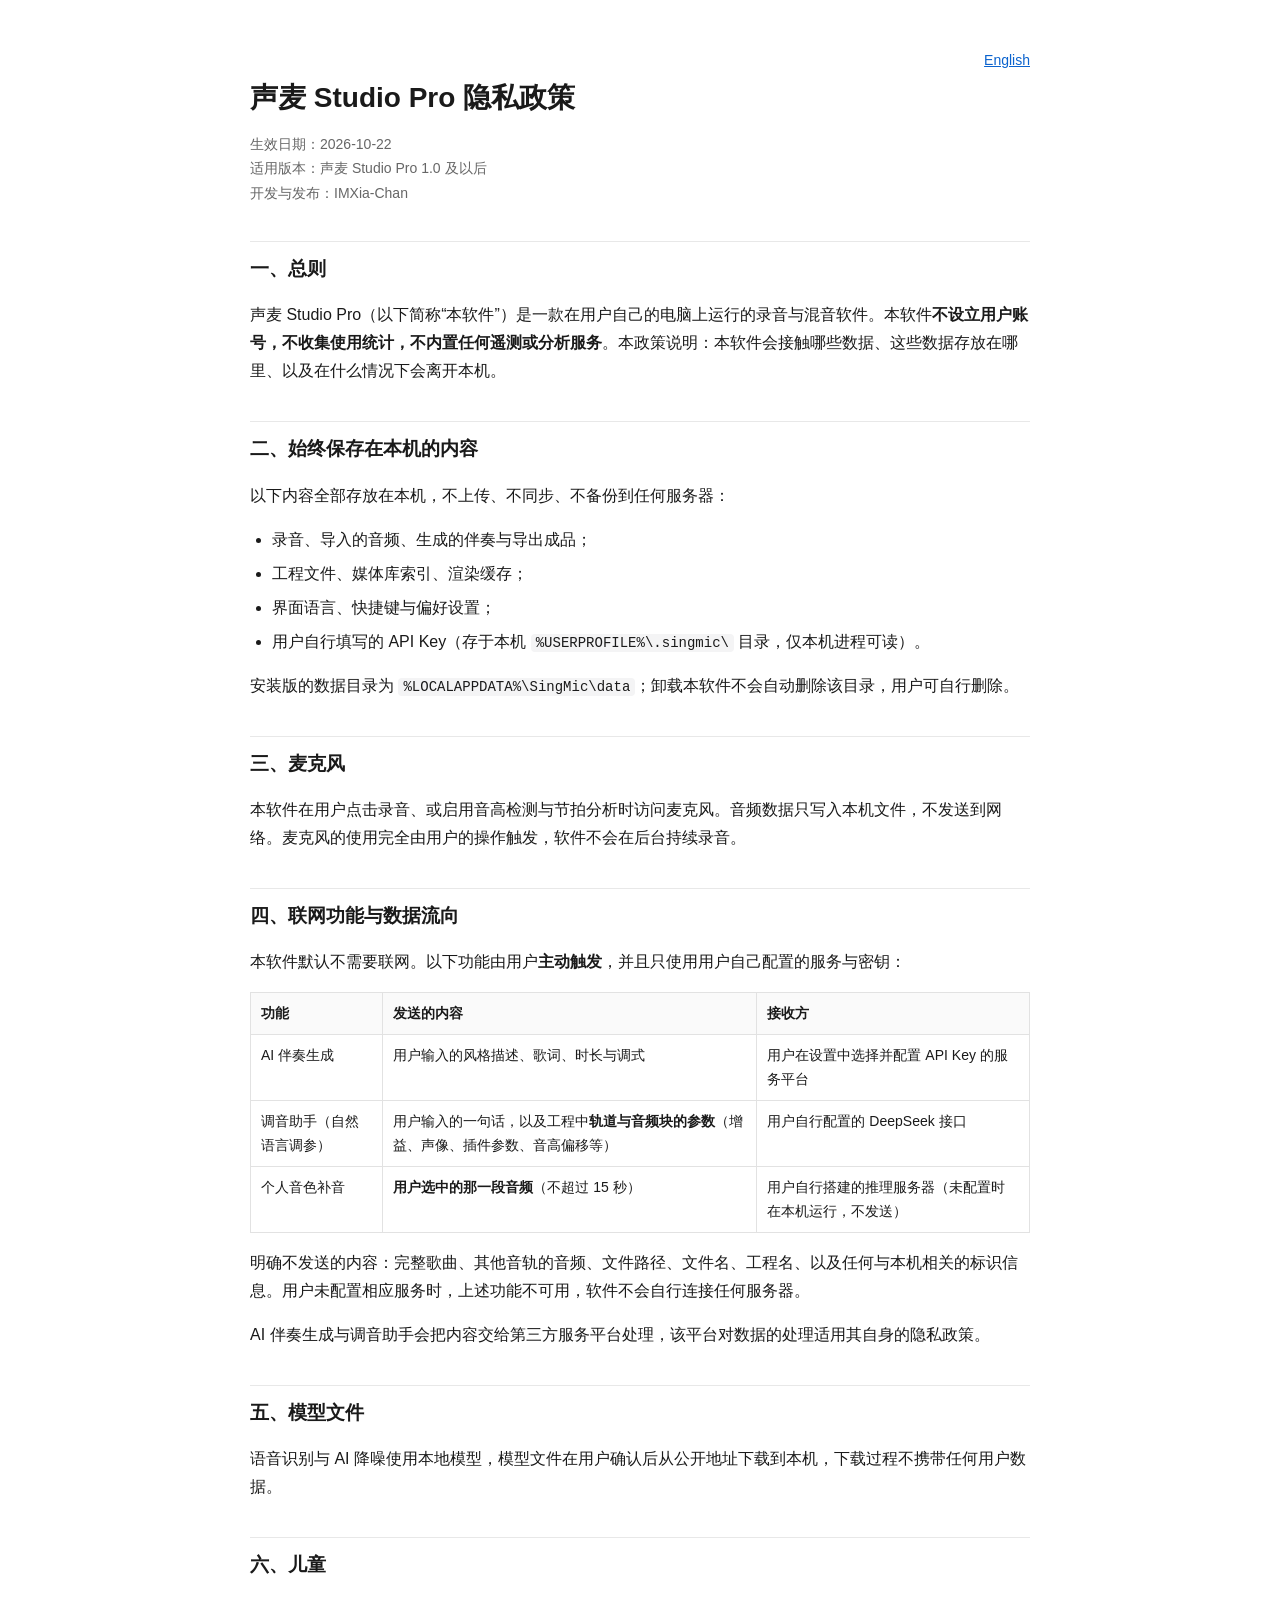
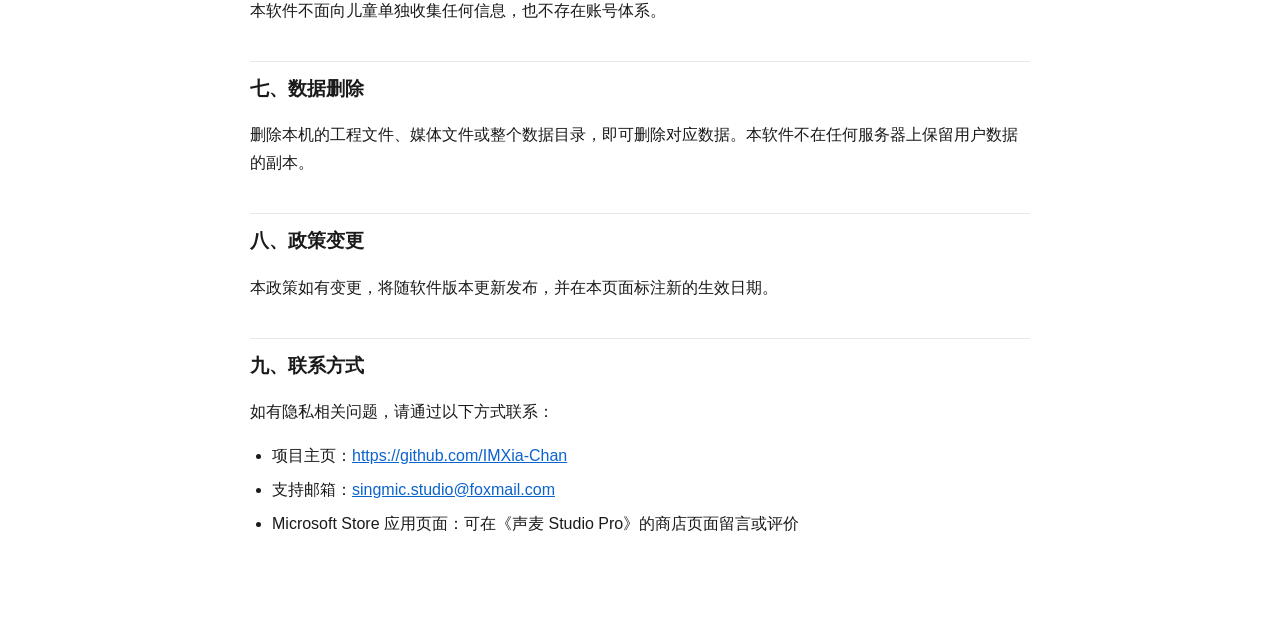
<file: docs/index.html>
<!DOCTYPE html>
<html lang="zh-CN">
<head>
<meta charset="utf-8">
<meta name="viewport" content="width=device-width, initial-scale=1">
<title>声麦 Studio Pro 隐私政策</title>
<style>
  :root { color-scheme: light dark; }
  body { margin: 0; font: 16px/1.75 -apple-system, "Segoe UI", "Microsoft YaHei", sans-serif;
         color: #1a1a1a; background: #fff; }
  main { max-width: 780px; margin: 0 auto; padding: 48px 24px 80px; }
  h1 { font-size: 28px; margin: 0 0 10px; }
  h2 { font-size: 19px; margin: 36px 0 12px; padding-top: 10px; border-top: 1px solid #e8e8e8; }
  .meta { color: #666; font-size: 14px; margin: 0 0 28px; }
  .meta span { display: block; }
  ul { padding-left: 22px; }
  li { margin: 6px 0; }
  code { background: #f4f4f5; padding: 1px 5px; border-radius: 4px; font-size: 14px; }
  table { border-collapse: collapse; width: 100%; margin: 14px 0; font-size: 14px; }
  th, td { border: 1px solid #e2e2e2; padding: 8px 10px; text-align: left; vertical-align: top; }
  th { background: #fafafa; font-weight: 600; }
  .lang { text-align: right; font-size: 14px; margin: 0; }
  a { color: #0b63ce; }
  @media (prefers-color-scheme: dark) {
    body { background: #111; color: #e6e6e6; }
    code { background: #222; } th { background: #191919; }
    th, td, h2 { border-color: #2a2a2a; } a { color: #6cb0ff; } .meta { color: #999; }
  }
</style>
</head>
<body>
<main>
<p class="lang"><a href="en.html">English</a></p>

<h1>声麦 Studio Pro 隐私政策</h1>
<p class="meta">
  <span>生效日期：2026-10-22</span>
  <span>适用版本：声麦 Studio Pro 1.0 及以后</span>
  <span>开发与发布：IMXia-Chan</span>
</p>

<h2>一、总则</h2>
<p>声麦 Studio Pro（以下简称“本软件”）是一款在用户自己的电脑上运行的录音与混音软件。本软件<strong>不设立用户账号，不收集使用统计，不内置任何遥测或分析服务</strong>。本政策说明：本软件会接触哪些数据、这些数据存放在哪里、以及在什么情况下会离开本机。</p>

<h2>二、始终保存在本机的内容</h2>
<p>以下内容全部存放在本机，不上传、不同步、不备份到任何服务器：</p>
<ul>
  <li>录音、导入的音频、生成的伴奏与导出成品；</li>
  <li>工程文件、媒体库索引、渲染缓存；</li>
  <li>界面语言、快捷键与偏好设置；</li>
  <li>用户自行填写的 API Key（存于本机 <code>%USERPROFILE%\.singmic\</code> 目录，仅本机进程可读）。</li>
</ul>
<p>安装版的数据目录为 <code>%LOCALAPPDATA%\SingMic\data</code>；卸载本软件不会自动删除该目录，用户可自行删除。</p>

<h2>三、麦克风</h2>
<p>本软件在用户点击录音、或启用音高检测与节拍分析时访问麦克风。音频数据只写入本机文件，不发送到网络。麦克风的使用完全由用户的操作触发，软件不会在后台持续录音。</p>

<h2>四、联网功能与数据流向</h2>
<p>本软件默认不需要联网。以下功能由用户<strong>主动触发</strong>，并且只使用用户自己配置的服务与密钥：</p>
<table>
  <thead><tr><th>功能</th><th>发送的内容</th><th>接收方</th></tr></thead>
  <tbody>
    <tr><td>AI 伴奏生成</td><td>用户输入的风格描述、歌词、时长与调式</td><td>用户在设置中选择并配置 API Key 的服务平台</td></tr>
    <tr><td>调音助手（自然语言调参）</td><td>用户输入的一句话，以及工程中<strong>轨道与音频块的参数</strong>（增益、声像、插件参数、音高偏移等）</td><td>用户自行配置的 DeepSeek 接口</td></tr>
    <tr><td>个人音色补音</td><td><strong>用户选中的那一段音频</strong>（不超过 15 秒）</td><td>用户自行搭建的推理服务器（未配置时在本机运行，不发送）</td></tr>
  </tbody>
</table>
<p>明确不发送的内容：完整歌曲、其他音轨的音频、文件路径、文件名、工程名、以及任何与本机相关的标识信息。用户未配置相应服务时，上述功能不可用，软件不会自行连接任何服务器。</p>
<p>AI 伴奏生成与调音助手会把内容交给第三方服务平台处理，该平台对数据的处理适用其自身的隐私政策。</p>

<h2>五、模型文件</h2>
<p>语音识别与 AI 降噪使用本地模型，模型文件在用户确认后从公开地址下载到本机，下载过程不携带任何用户数据。</p>

<h2>六、儿童</h2>
<p>本软件不面向儿童单独收集任何信息，也不存在账号体系。</p>

<h2>七、数据删除</h2>
<p>删除本机的工程文件、媒体文件或整个数据目录，即可删除对应数据。本软件不在任何服务器上保留用户数据的副本。</p>

<h2>八、政策变更</h2>
<p>本政策如有变更，将随软件版本更新发布，并在本页面标注新的生效日期。</p>

<h2>九、联系方式</h2>
<p>如有隐私相关问题，请通过以下方式联系：</p>
<ul>
  <li>项目主页：<a href="https://github.com/IMXia-Chan">https://github.com/IMXia-Chan</a></li>
  <li>支持邮箱：<a href="mailto:singmic.studio@foxmail.com">singmic.studio@foxmail.com</a></li>
  <li>Microsoft Store 应用页面：可在《声麦 Studio Pro》的商店页面留言或评价</li>
</ul>

</main>
</body>
</html>
</file>
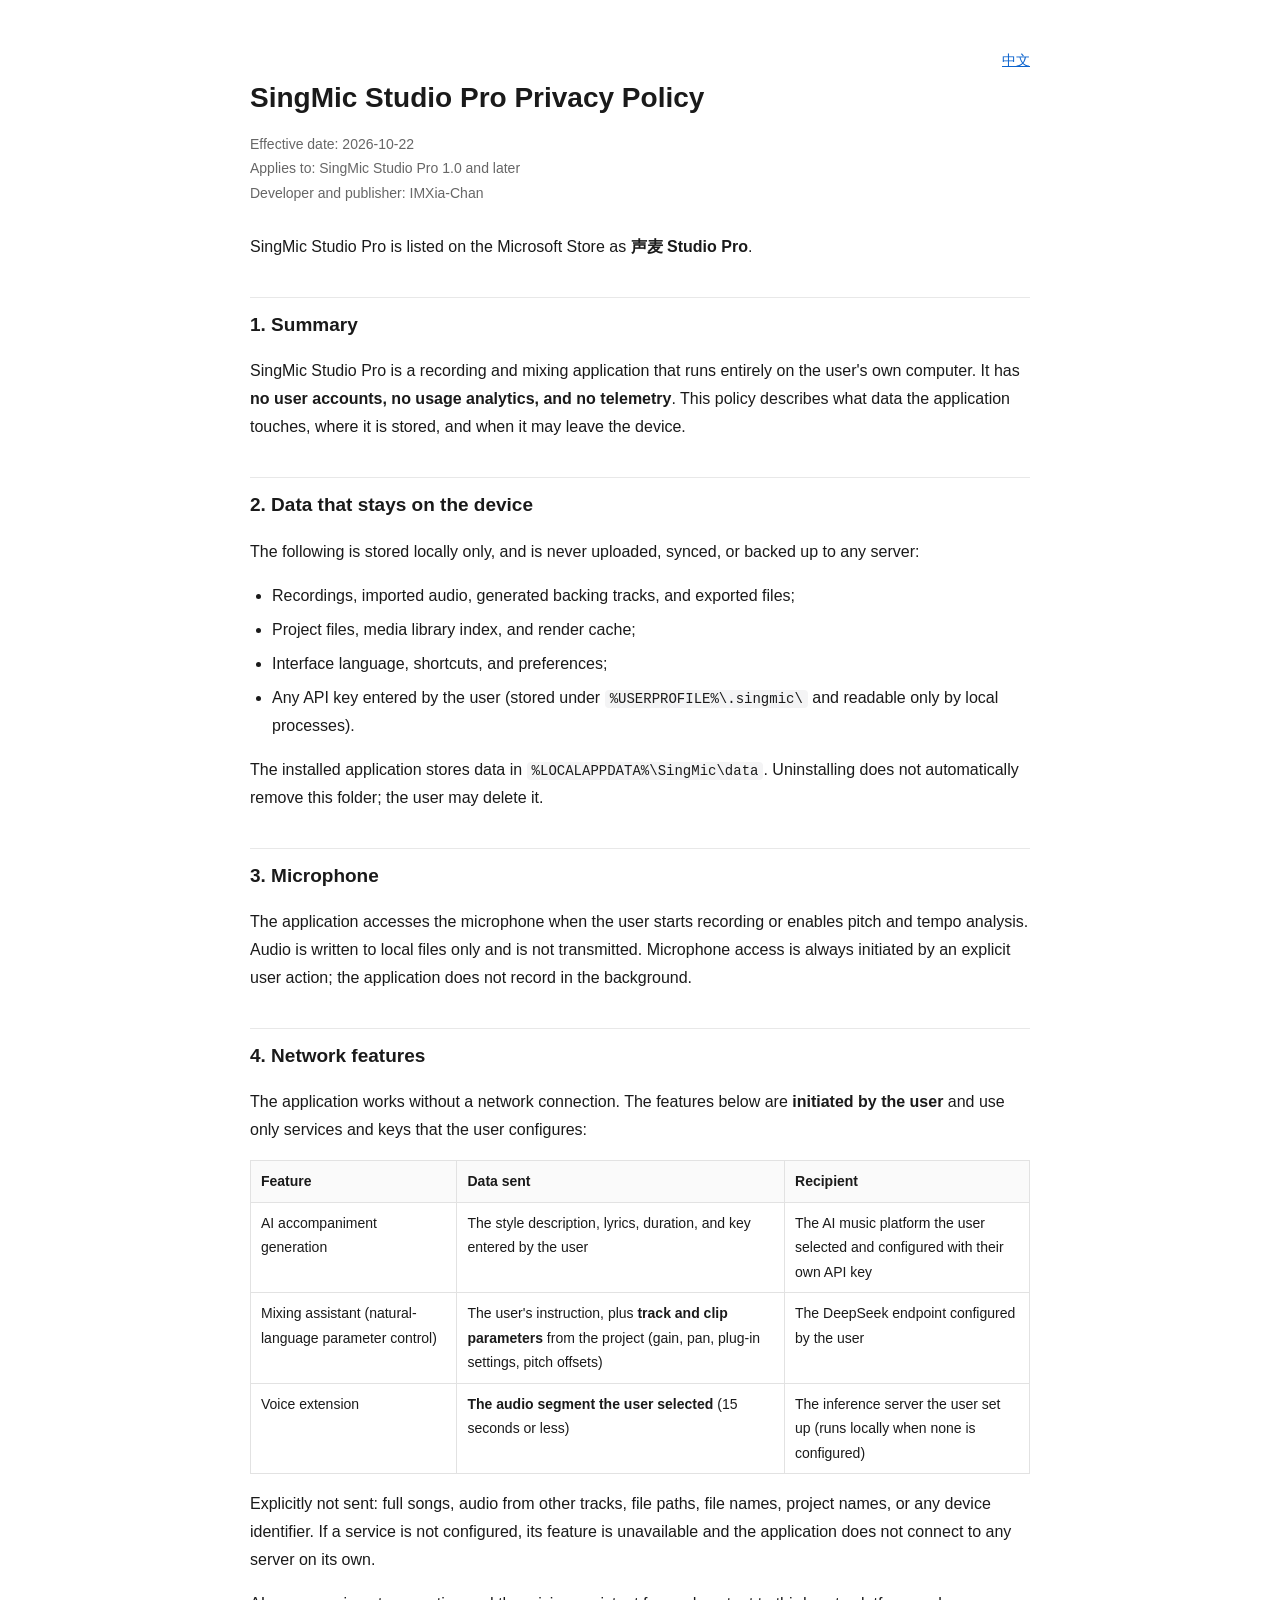
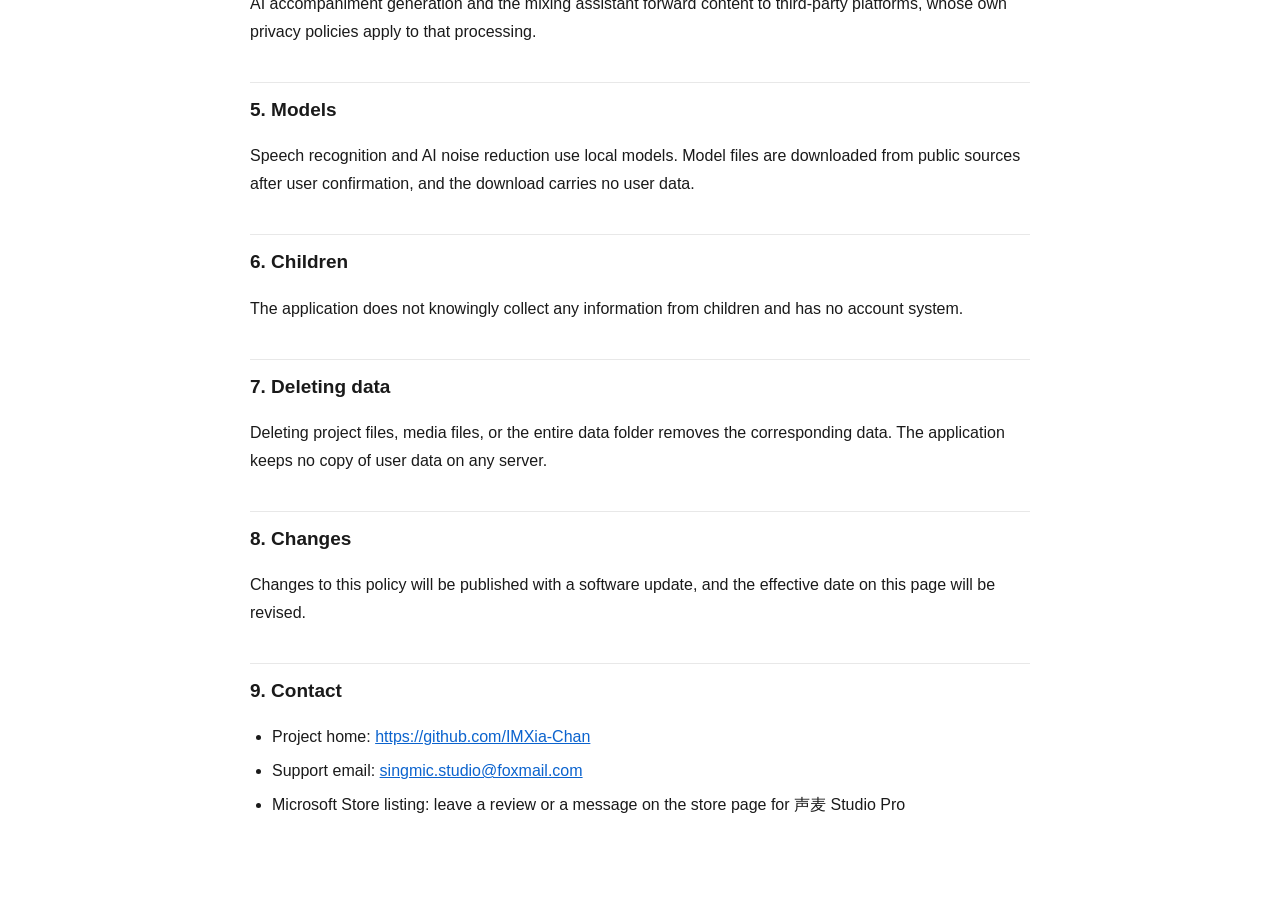
<file: docs/en.html>
<!DOCTYPE html>
<html lang="en">
<head>
<meta charset="utf-8">
<meta name="viewport" content="width=device-width, initial-scale=1">
<title>SingMic Studio Pro Privacy Policy</title>
<style>
  :root { color-scheme: light dark; }
  body { margin: 0; font: 16px/1.75 -apple-system, "Segoe UI", Helvetica, Arial, sans-serif;
         color: #1a1a1a; background: #fff; }
  main { max-width: 780px; margin: 0 auto; padding: 48px 24px 80px; }
  h1 { font-size: 28px; margin: 0 0 10px; }
  h2 { font-size: 19px; margin: 36px 0 12px; padding-top: 10px; border-top: 1px solid #e8e8e8; }
  .meta { color: #666; font-size: 14px; margin: 0 0 28px; }
  .meta span { display: block; }
  ul { padding-left: 22px; }
  li { margin: 6px 0; }
  code { background: #f4f4f5; padding: 1px 5px; border-radius: 4px; font-size: 14px; }
  table { border-collapse: collapse; width: 100%; margin: 14px 0; font-size: 14px; }
  th, td { border: 1px solid #e2e2e2; padding: 8px 10px; text-align: left; vertical-align: top; }
  th { background: #fafafa; font-weight: 600; }
  .lang { text-align: right; font-size: 14px; margin: 0; }
  a { color: #0b63ce; }
  @media (prefers-color-scheme: dark) {
    body { background: #111; color: #e6e6e6; }
    code { background: #222; } th { background: #191919; }
    th, td, h2 { border-color: #2a2a2a; } a { color: #6cb0ff; } .meta { color: #999; }
  }
</style>
</head>
<body>
<main>
<p class="lang"><a href="index.html">中文</a></p>

<h1>SingMic Studio Pro Privacy Policy</h1>
<p class="meta">
  <span>Effective date: 2026-10-22</span>
  <span>Applies to: SingMic Studio Pro 1.0 and later</span>
  <span>Developer and publisher: IMXia-Chan</span>
</p>
<p>SingMic Studio Pro is listed on the Microsoft Store as <strong>声麦 Studio Pro</strong>.</p>

<h2>1. Summary</h2>
<p>SingMic Studio Pro is a recording and mixing application that runs entirely on the user's own computer. It has <strong>no user accounts, no usage analytics, and no telemetry</strong>. This policy describes what data the application touches, where it is stored, and when it may leave the device.</p>

<h2>2. Data that stays on the device</h2>
<p>The following is stored locally only, and is never uploaded, synced, or backed up to any server:</p>
<ul>
  <li>Recordings, imported audio, generated backing tracks, and exported files;</li>
  <li>Project files, media library index, and render cache;</li>
  <li>Interface language, shortcuts, and preferences;</li>
  <li>Any API key entered by the user (stored under <code>%USERPROFILE%\.singmic\</code> and readable only by local processes).</li>
</ul>
<p>The installed application stores data in <code>%LOCALAPPDATA%\SingMic\data</code>. Uninstalling does not automatically remove this folder; the user may delete it.</p>

<h2>3. Microphone</h2>
<p>The application accesses the microphone when the user starts recording or enables pitch and tempo analysis. Audio is written to local files only and is not transmitted. Microphone access is always initiated by an explicit user action; the application does not record in the background.</p>

<h2>4. Network features</h2>
<p>The application works without a network connection. The features below are <strong>initiated by the user</strong> and use only services and keys that the user configures:</p>
<table>
  <thead><tr><th>Feature</th><th>Data sent</th><th>Recipient</th></tr></thead>
  <tbody>
    <tr><td>AI accompaniment generation</td><td>The style description, lyrics, duration, and key entered by the user</td><td>The AI music platform the user selected and configured with their own API key</td></tr>
    <tr><td>Mixing assistant (natural-language parameter control)</td><td>The user's instruction, plus <strong>track and clip parameters</strong> from the project (gain, pan, plug-in settings, pitch offsets)</td><td>The DeepSeek endpoint configured by the user</td></tr>
    <tr><td>Voice extension</td><td><strong>The audio segment the user selected</strong> (15 seconds or less)</td><td>The inference server the user set up (runs locally when none is configured)</td></tr>
  </tbody>
</table>
<p>Explicitly not sent: full songs, audio from other tracks, file paths, file names, project names, or any device identifier. If a service is not configured, its feature is unavailable and the application does not connect to any server on its own.</p>
<p>AI accompaniment generation and the mixing assistant forward content to third-party platforms, whose own privacy policies apply to that processing.</p>

<h2>5. Models</h2>
<p>Speech recognition and AI noise reduction use local models. Model files are downloaded from public sources after user confirmation, and the download carries no user data.</p>

<h2>6. Children</h2>
<p>The application does not knowingly collect any information from children and has no account system.</p>

<h2>7. Deleting data</h2>
<p>Deleting project files, media files, or the entire data folder removes the corresponding data. The application keeps no copy of user data on any server.</p>

<h2>8. Changes</h2>
<p>Changes to this policy will be published with a software update, and the effective date on this page will be revised.</p>

<h2>9. Contact</h2>
<ul>
  <li>Project home: <a href="https://github.com/IMXia-Chan">https://github.com/IMXia-Chan</a></li>
  <li>Support email: <a href="mailto:singmic.studio@foxmail.com">singmic.studio@foxmail.com</a></li>
  <li>Microsoft Store listing: leave a review or a message on the store page for 声麦 Studio Pro</li>
</ul>

</main>
</body>
</html>
</file>
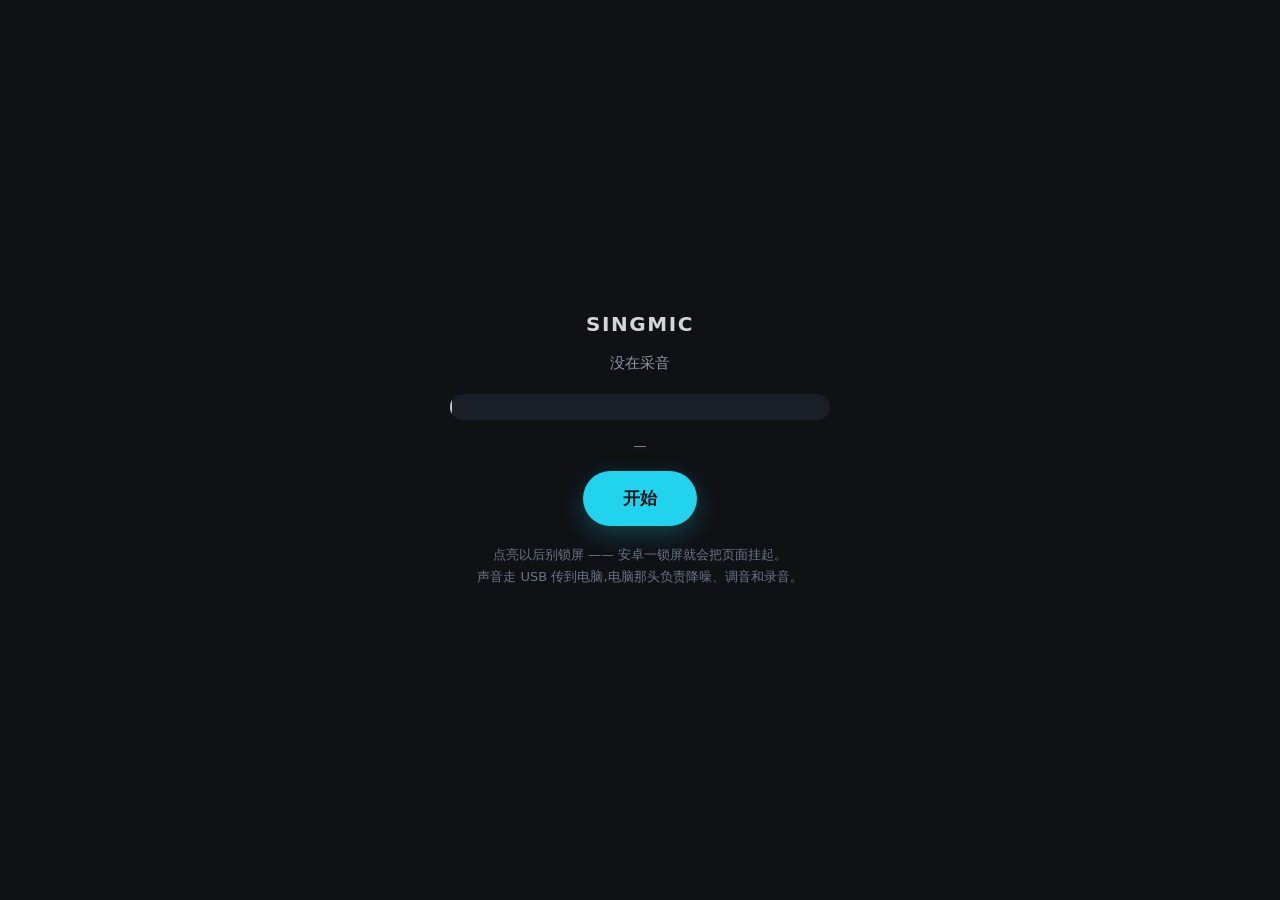
<file: web/phone.html>
<!DOCTYPE html>
<!--
  手机端 —— 打开就是麦克风。

  ★ 这里必须把浏览器自带的 AEC / 降噪 / 自动增益全关掉:
    它们是给「打电话」设计的,会把唱歌的动态压扁、把气声当成噪声削掉。
    关掉之后拿到的才是手机麦克风的原始声音,降噪我们自己在那头做。
-->
<html lang="zh-CN">
<head>
<meta charset="utf-8">
<meta name="viewport" content="width=device-width,initial-scale=1,maximum-scale=1,user-scalable=no,viewport-fit=cover">
<meta name="theme-color" content="#0f1115">
<title>SingMic · 手机麦克风</title>
<style>
  :root { color-scheme: dark; }
  * { box-sizing: border-box; }
  body {
    margin: 0; min-height: 100vh; display: flex; flex-direction: column;
    align-items: center; justify-content: center; gap: 18px; padding: 24px;
    background: #0f1115; color: #e8ecf1; font-family: system-ui, -apple-system, sans-serif;
    -webkit-user-select: none; user-select: none;
  }
  h1 { font-size: 20px; font-weight: 600; letter-spacing: .08em; margin: 0; opacity: .9; }
  #state { font-size: 15px; color: #8b95a5; min-height: 22px; }
  #state.ok { color: #4ade80; }
  #state.err { color: #f87171; }
  #meterBox {
    width: min(86vw, 380px); height: 26px; border-radius: 13px;
    background: #1a1f27; overflow: hidden; position: relative;
  }
  #meter {
    height: 100%; width: 0%; border-radius: 13px;
    background: linear-gradient(90deg, #22d3ee, #4ade80 60%, #fbbf24 85%, #f87171);
    transition: width 60ms linear;
  }
  #peak {
    position: absolute; top: 0; bottom: 0; width: 2px; background: #fff;
    opacity: .75; left: 0; transition: left 120ms ease-out;
  }
  button {
    font: inherit; font-size: 17px; font-weight: 600; padding: 16px 40px;
    border: 0; border-radius: 999px; color: #06121a; background: #22d3ee;
    box-shadow: 0 8px 24px rgba(34,211,238,.25);
  }
  button.stop { background: #f87171; color: #230808; box-shadow: 0 8px 24px rgba(248,113,113,.25); }
  button:disabled { opacity: .5; }
  #micRow { display: none; align-items: center; gap: 10px; font-size: 14px; color: #8b95a5; }
  #micSel {
    font: inherit; font-size: 14px; max-width: 62vw; padding: 8px 12px;
    border-radius: 10px; border: 1px solid #2a313c; background: #1a1f27; color: #e8ecf1;
  }
  .hint { font-size: 13px; line-height: 1.7; color: #6b7686; text-align: center; max-width: 340px; margin: 0; }
  .db { font-variant-numeric: tabular-nums; font-size: 13px; color: #8b95a5; }
</style>
</head>
<body>
  <h1>SINGMIC</h1>
  <div id="state">没在采音</div>

  <div id="meterBox"><div id="meter"></div><div id="peak"></div></div>
  <div class="db" id="db">—</div>

  <button id="btn">开始</button>

  <!-- ★ 安卓机常常不止一支麦克风(底部/顶部),浏览器默认选哪支我们管不了。
       选错了会明显发闷、像电话 —— 这里可以自己换一支试试。 -->
  <label id="micRow"><span>麦克风</span><select id="micSel"></select></label>

  <p class="hint">
    点亮以后别锁屏 —— 安卓一锁屏就会把页面挂起。<br>
    声音走 USB 传到电脑,电脑那头负责降噪、调音和录音。
  </p>

<script>
"use strict";

const btn = document.getElementById('btn');
const stateEl = document.getElementById('state');
const meterEl = document.getElementById('meter');
const peakEl = document.getElementById('peak');
const dbEl = document.getElementById('db');

let ws = null, ctx = null, stream = null, node = null, wakeLock = null;
let running = false;
let peakHold = 0, peakUntil = 0;
// ★ 记住上次选的那支麦。换手机/换浏览器的 deviceId 会变,所以只当提示用。
let micId = '';
try { micId = localStorage.getItem('singmicMic') || ''; } catch (e) {}

// ★ 必须在 AudioWorklet 里取原始采样。ScriptProcessor 早就废了,
//   而且它的块大小和线程模型都会把延迟拖到几百毫秒。
const WORKLET = `
class Cap extends AudioWorkletProcessor {
  constructor() {
    super();
    // ★ 5ms @ 48k。以前是 960(20ms)—— 每包多等 10ms,耳返就多 10ms 延迟,
    //   而 USB 传 5ms 一包毫无压力。这一条是延迟账里最便宜的一刀。
    this.buf = new Float32Array(240);
    this.n = 0;
  }
  process(inputs) {
    const ch = inputs[0] && inputs[0][0];
    if (!ch) return true;
    for (let i = 0; i < ch.length; i++) {
      this.buf[this.n++] = ch[i];
      if (this.n >= this.buf.length) {
        this.port.postMessage(this.buf.slice(0));
        this.n = 0;
      }
    }
    return true;
  }
}
registerProcessor('cap', Cap);
`;

function setState(text, cls) {
  stateEl.textContent = text;
  stateEl.className = cls || '';
}

// ★ 发 float32,不再转 int16。
//   int16 一过就直接截到 16bit —— 源头就丢了,后面再怎么算都补不回来。
//   手机 USB 传 192KB/s 毫无压力。
function toF32(f) {
  return f.buffer.slice(f.byteOffset, f.byteOffset + f.byteLength);
}

function drawMeter(f) {
  let sum = 0, pk = 0;
  for (let i = 0; i < f.length; i++) {
    const v = f[i];
    sum += v * v;
    const a = v < 0 ? -v : v;
    if (a > pk) pk = a;
  }
  const rms = Math.sqrt(sum / f.length);
  // -60dB..0dB 映射到 0..100%
  const db = 20 * Math.log10(rms + 1e-9);
  const pct = Math.max(0, Math.min(100, (db + 60) / 60 * 100));
  meterEl.style.width = pct + '%';
  dbEl.textContent = db.toFixed(1) + ' dB';

  const now = performance.now();
  if (pk > peakHold) { peakHold = pk; peakUntil = now + 900; }
  else if (now > peakUntil) peakHold *= 0.94;
  const pdb = 20 * Math.log10(peakHold + 1e-9);
  const ppct = Math.max(0, Math.min(100, (pdb + 60) / 60 * 100));
  peakEl.style.left = ppct + '%';
}

// ---- 连接:断了要自己重连,不许静悄悄地永远不发声音 ----
function openWs() {
  return new Promise((res, rej) => {
    const url = (location.protocol === 'https:' ? 'wss://' : 'ws://') + location.host + '/ws/mic';
    const s = new WebSocket(url);
    s.binaryType = 'arraybuffer';
    s.onopen = () => res(s);
    s.onerror = () => rej(new Error('连不上电脑那头的服务'));
  });
}

function attach(s) {
  s.onclose = () => {
    if (!running) return;
    ws = null;
    setState('连接断了,正在重连…', 'err');
    setTimeout(retry, 1500);
  };
  ws = s;
  // ★ 把「浏览器实际给了什么」报上去 —— 这三项我们要求关掉,但浏览器有权
  //   不理你。以前只能靠频谱反推,现在它自己说。
  let cap = {};
  try {
    const tr = stream && stream.getAudioTracks && stream.getAudioTracks()[0];
    const st = tr && tr.getSettings ? tr.getSettings() : {};
    cap = {
      rate: st.sampleRate ?? null,
      ch: st.channelCount ?? null,
      ec: st.echoCancellation ?? null,
      ns: st.noiseSuppression ?? null,
      agc: st.autoGainControl ?? null,
      label: (tr && tr.label) ? String(tr.label).slice(0, 60) : ''
    };
  } catch (e) { /* 报不上来不影响采音 */ }
  ws.send(JSON.stringify({ type: 'hello', rate: ctx.sampleRate, fmt: 'f32', cap }));
}

async function retry() {
  if (!running) return;
  try {
    attach(await openWs());
    setState('正在采音 · ' + ctx.sampleRate + ' Hz', 'ok');
  } catch (e) {
    setTimeout(retry, 1500);
  }
}

async function start() {
  btn.disabled = true;
  setState('正在打开麦克风…');
  try {
    // ★ 先连后台:连不上就别费劲开麦克风了。
    // ★★ 但**不许一次连不上就判死刑**:电脑那边 adb reverse 是随 USB 连接走的,
    //   拔插一下手机就没了,电脑那边会在 10 秒内自己接回来。
    //   以前这里一次失败就报「连不上电脑那头的服务」,得再点一次才开始。
    let s0;
    for (let i = 0; ; i++) {
      try {
        s0 = await openWs();
        break;
      } catch (e) {
        if (i >= 14) throw e;
        setState(`连不上电脑,正在重试(${i + 1}/15)…`, 'err');
        await new Promise(r => setTimeout(r, 1000));
      }
    }

    ctx = new (window.AudioContext || window.webkitAudioContext)({
      sampleRate: 48000, latencyHint: 'interactive'
    });

    const base = {
      // ★ 这三项必须为 false —— 否则手机在偷偷处理你的声音
      echoCancellation: false,
      noiseSuppression: false,
      autoGainControl: false,
      channelCount: 1,
      sampleRate: 48000
    };
    // ★ 指定过麦克风就用 exact;但 deviceId 可能已经失效(换浏览器/重装),
    //   那一下会抛 OverconstrainedError —— 退回系统默认,不许因此开不了麦。
    try {
      stream = await navigator.mediaDevices.getUserMedia({
        audio: micId ? { ...base, deviceId: { exact: micId } } : base
      });
    } catch (e) {
      if (!micId) throw e;
      micId = '';
      try { localStorage.removeItem('singmicMic'); } catch (_) {}
      stream = await navigator.mediaDevices.getUserMedia({ audio: base });
    }

    await ctx.resume();
    refreshMics();

    const blob = new Blob([WORKLET], { type: 'application/javascript' });
    const modUrl = URL.createObjectURL(blob);
    await ctx.audioWorklet.addModule(modUrl);
    URL.revokeObjectURL(modUrl);

    const src = ctx.createMediaStreamSource(stream);
    node = new AudioWorkletNode(ctx, 'cap', {
      numberOfInputs: 1, numberOfOutputs: 1, outputChannelCount: [1]
    });

    // ★ 电平表每 5 包才画一次(=25Hz)。
    //   以前每包(200Hz)都改一次 DOM,主线程一忙就把发声音的包攒起来,
    //   电脑那头的抖动缓冲被逼着往上爬 —— 耳返越唱越拖,原因在这儿。
    let meterTick = 0;
    node.port.onmessage = (e) => {
      const f = e.data;
      if (ws && ws.readyState === WebSocket.OPEN) ws.send(toF32(f));
      if ((meterTick = (meterTick + 1) & 3) === 0) drawMeter(f);
    };

    src.connect(node);
    // ★ 接一下 destination(它输出的是静音)。不接的话某些内核根本不会跑这个图。
    node.connect(ctx.destination);

    // 不让屏幕睡着 —— 锁屏 = 页面被挂起 = 声音断
    try {
      if ('wakeLock' in navigator) wakeLock = await navigator.wakeLock.request('screen');
    } catch (e) { /* 拿不到就算了,不影响采音 */ }

    running = true;
    attach(s0);              // ★ 先立 running 再挂连接,否则断线回调会以为已经停了
    btn.textContent = '停止';
    btn.classList.add('stop');
    btn.disabled = false;
    setState('正在采音 · ' + ctx.sampleRate + ' Hz', 'ok');
  } catch (e) {
    setState('★ ' + (e && e.message ? e.message : e), 'err');
    cleanup();
    btn.disabled = false;
  }
}

function cleanup() {
  running = false;
  try { if (node) node.disconnect(); } catch (e) {}
  try { if (stream) stream.getTracks().forEach(t => t.stop()); } catch (e) {}
  try { if (ctx) ctx.close(); } catch (e) {}
  try { if (ws) ws.close(); } catch (e) {}
  try { if (wakeLock) wakeLock.release(); } catch (e) {}
  node = null; stream = null; ctx = null; ws = null; wakeLock = null;
  meterEl.style.width = '0%';
  peakEl.style.left = '0%';
  dbEl.textContent = '—';
}

function stop() {
  cleanup();
  btn.textContent = '开始';
  btn.classList.remove('stop');
  setState('没在采音');
}

// ★ 采集权限拿到之后才能看到麦克风的名字(之前是空的),所以放在 start() 里调。
async function refreshMics() {
  try {
    const devs = await navigator.mediaDevices.enumerateDevices();
    const ins = devs.filter(d => d.kind === 'audioinput');
    const sel = document.getElementById('micSel');
    if (!ins.length) { document.getElementById('micRow').style.display = 'none'; return; }
    sel.innerHTML = '';
    ins.forEach((d, i) => {
      const o = document.createElement('option');
      o.value = d.deviceId;
      o.textContent = d.label || ('麦克风 ' + (i + 1));
      sel.appendChild(o);
    });
    // 当前真正在用的那支
    let cur = '';
    try { cur = stream.getAudioTracks()[0].getSettings().deviceId || ''; } catch (e) {}
    micId = cur || micId;
    if (micId && ins.some(d => d.deviceId === micId)) sel.value = micId;
    document.getElementById('micRow').style.display = ins.length > 1 ? 'flex' : 'none';
  } catch (e) { /* 枚举不了就不显示,不影响采音 */ }
}

document.getElementById('micSel').addEventListener('change', e => {
  micId = e.target.value;
  try { localStorage.setItem('singmicMic', micId); } catch (_) {}
  if (running) {           // 换一支麦 = 重开一次采集(点头选也算用户手势)
    setState('正在换麦克风…');
    cleanup();
    start();
  }
});

btn.addEventListener('click', () => { running ? stop() : start(); });

// 屏幕锁了再解锁,wake lock 会失效 —— 回来时重新申请
document.addEventListener('visibilitychange', async () => {
  if (document.visibilityState === 'visible' && running && 'wakeLock' in navigator) {
    try { wakeLock = await navigator.wakeLock.request('screen'); } catch (e) {}
  }
});

window.addEventListener('pagehide', cleanup);
</script>
</body>
</html>
</file>
